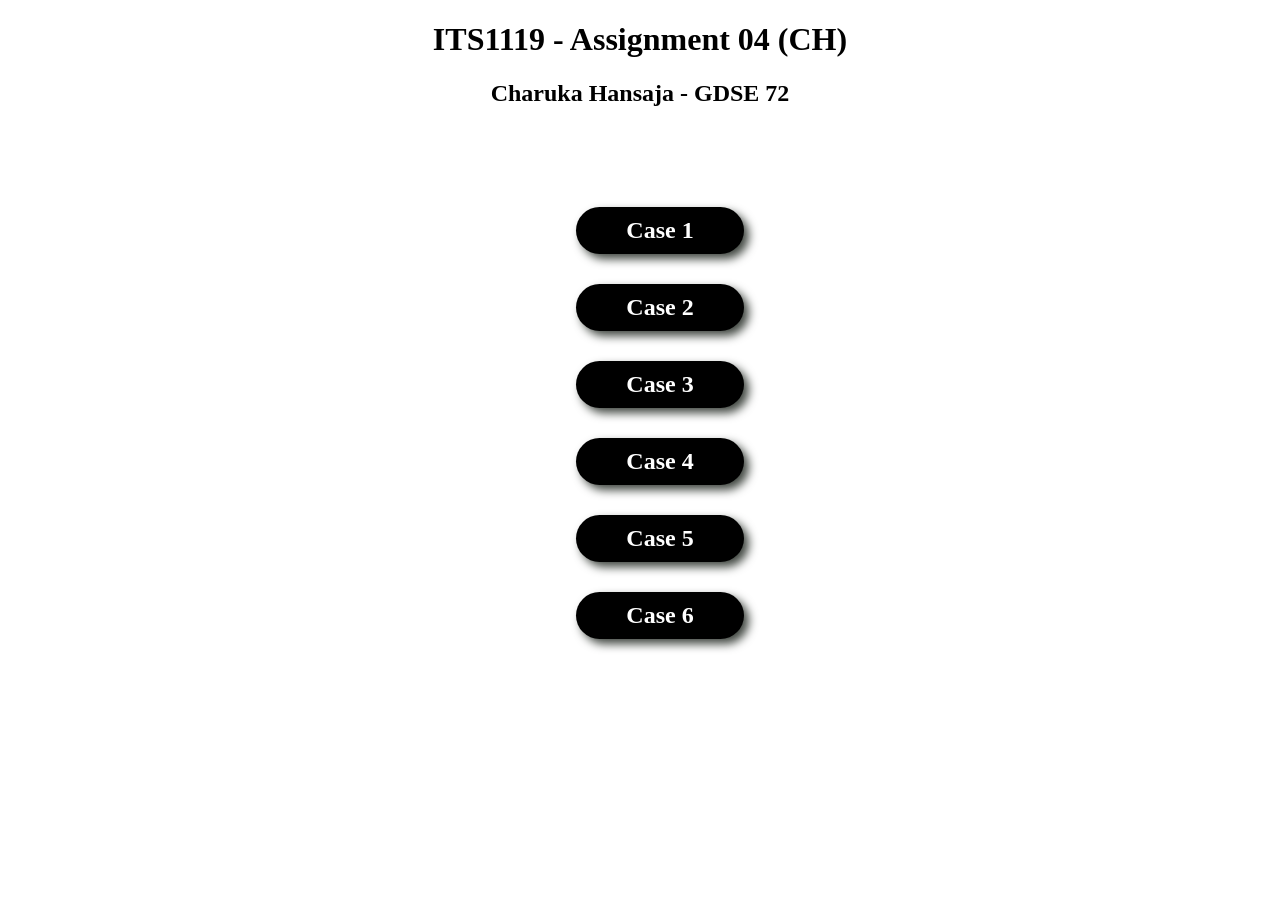
<file: index.html>
<!DOCTYPE html>
<html lang="en">
<head>
    <meta charset="UTF-8">
    <meta name="viewport" content="width=device-width, initial-scale=1.0">
    <title>CSS Assignment 4</title>
    <link rel="stylesheet" href="/css/index.css">

</head>
<body>
    
    <h1>ITS1119 - Assignment 04 (CH)</h1>
    <h2>Charuka Hansaja - GDSE 72</h2>

    <ol>
        <li>
            <a href="/case-pages/case1.html">Case 1</a>
        </li>
        <li>
            <a href="/case-pages/case2.html">Case 2</a>
        </li>
        <li>
            <a href="/case-pages/case3.html">Case 3</a>
        </li>
        <li>
            <a href="/case-pages/case4.html">Case 4</a>
        </li>
        <li>
            <a href="/case-pages/case5.html">Case 5</a>
        </li>
        <li>
            <a href="/case-pages/case6.html">Case 6</a>
        </li>
    </ol>

    

</body>
</html>
</file>
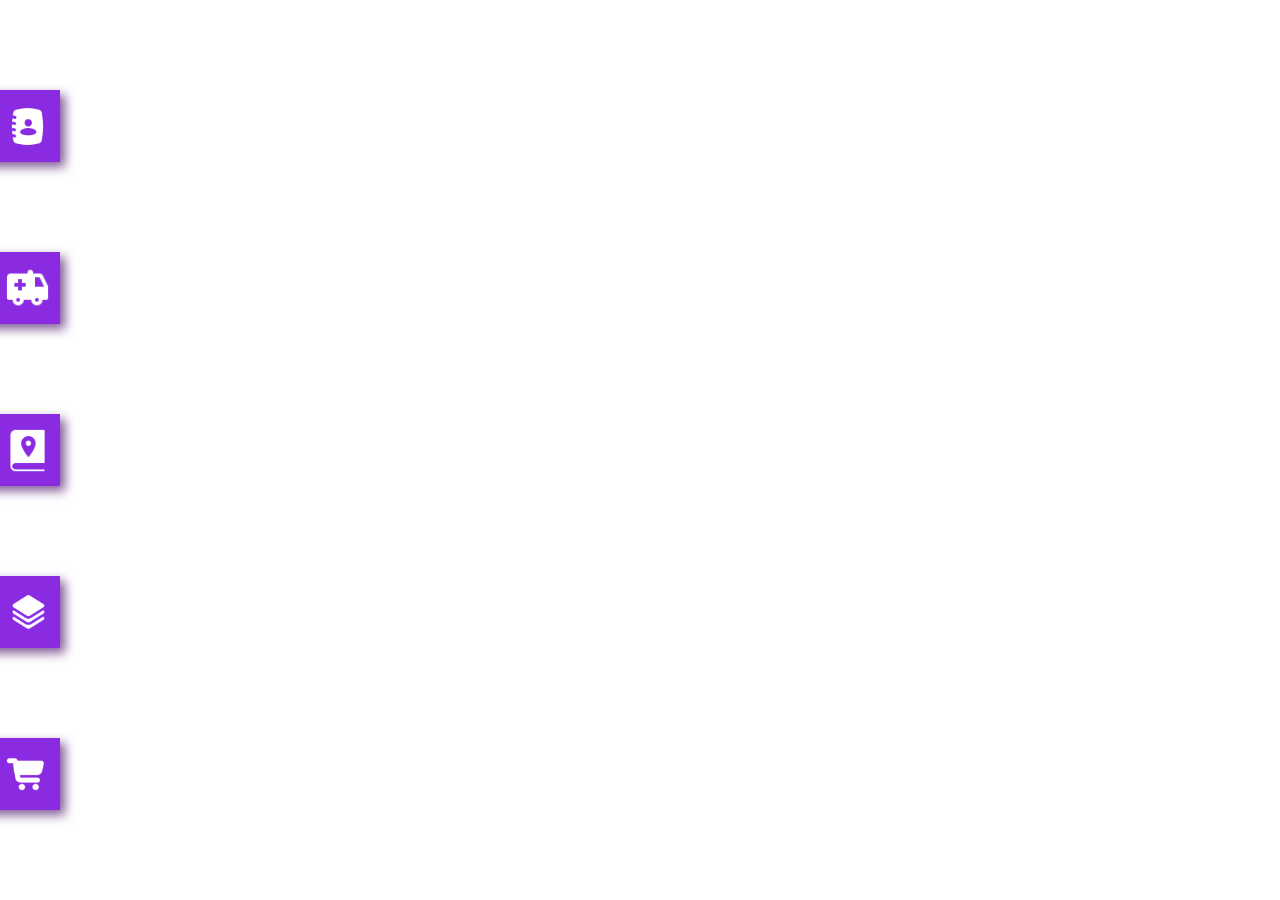
<file: case-pages/case1.html>
<!DOCTYPE html>
<html lang="en">
<head>
    <meta charset="UTF-8">
    <meta name="viewport" content="width=device-width, initial-scale=1.0">
    <title>Document</title>
    <link rel="stylesheet" href="/css/case-1.css">

</head>
<body>

    <div class="side-menu-panel">
        <div class="side-menu-bar bar-1">
            <span class="text">Menu One</span>
            <img class="menu-image" src="/assets/images/case-1/icons8-phone-book-128.png" alt="menu image">
        </div>

        <div class="side-menu-bar bar-2">
            <span class="text">Menu Two</span>
            <img class="menu-image" src="/assets/images/case-1/icons8-ambulance-96.png" alt="menu image">
        </div>
    
        <div class="side-menu-bar bar-3">
            <span class="text">Menu Three</span>
            <img class="menu-image" src="/assets/images/case-1/icons8-city-guide-100.png" alt="menu image">
        </div>
    
        <div class="side-menu-bar bar-4">
            <span class="text">Menu Four</span>
            <img class="menu-image" src="/assets/images/case-1/icons8-layers-64.png" alt="menu image">
        </div>
    
        <div class="side-menu-bar bar-5">
            <span class="text">Menu Five</span>
            <img class="menu-image" src="/assets/images/case-1/icons8-cart-64.png" alt="menu image">
        </div>
    </div>
    


</body>
</html>
</file>
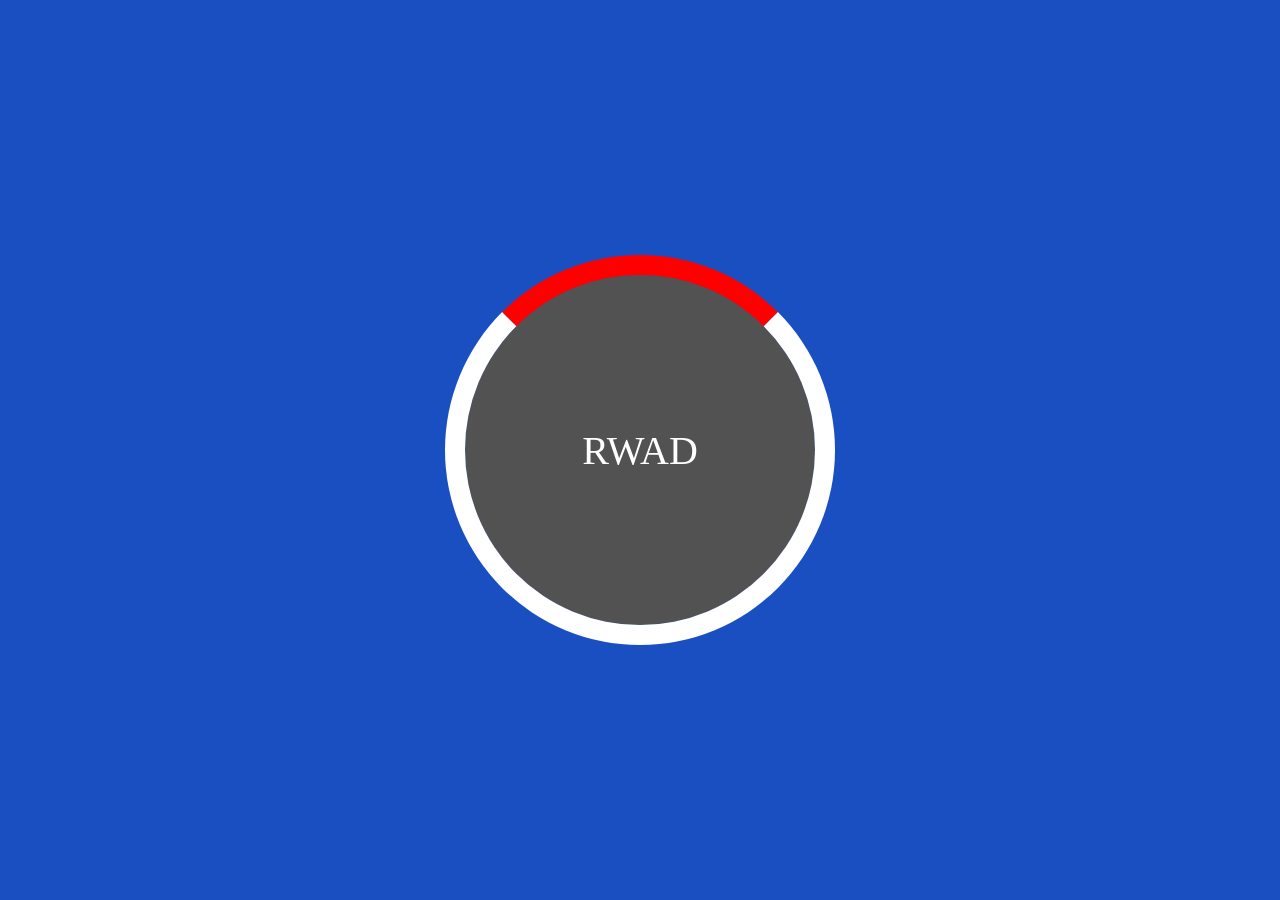
<file: case-pages/case2.html>
<!DOCTYPE html>
<html lang="en">
<head>
    <meta charset="UTF-8">
    <meta name="viewport" content="width=device-width, initial-scale=1.0">
    <title>Document</title>
    <link rel="stylesheet" href="/css/case-2.css">

</head>
<body>
    
    <div class="center-little-circle">
        <div class="center-large-circle"></div>
        <span class="text">RWAD</span>
    </div>
     
</body>
</html>
</file>
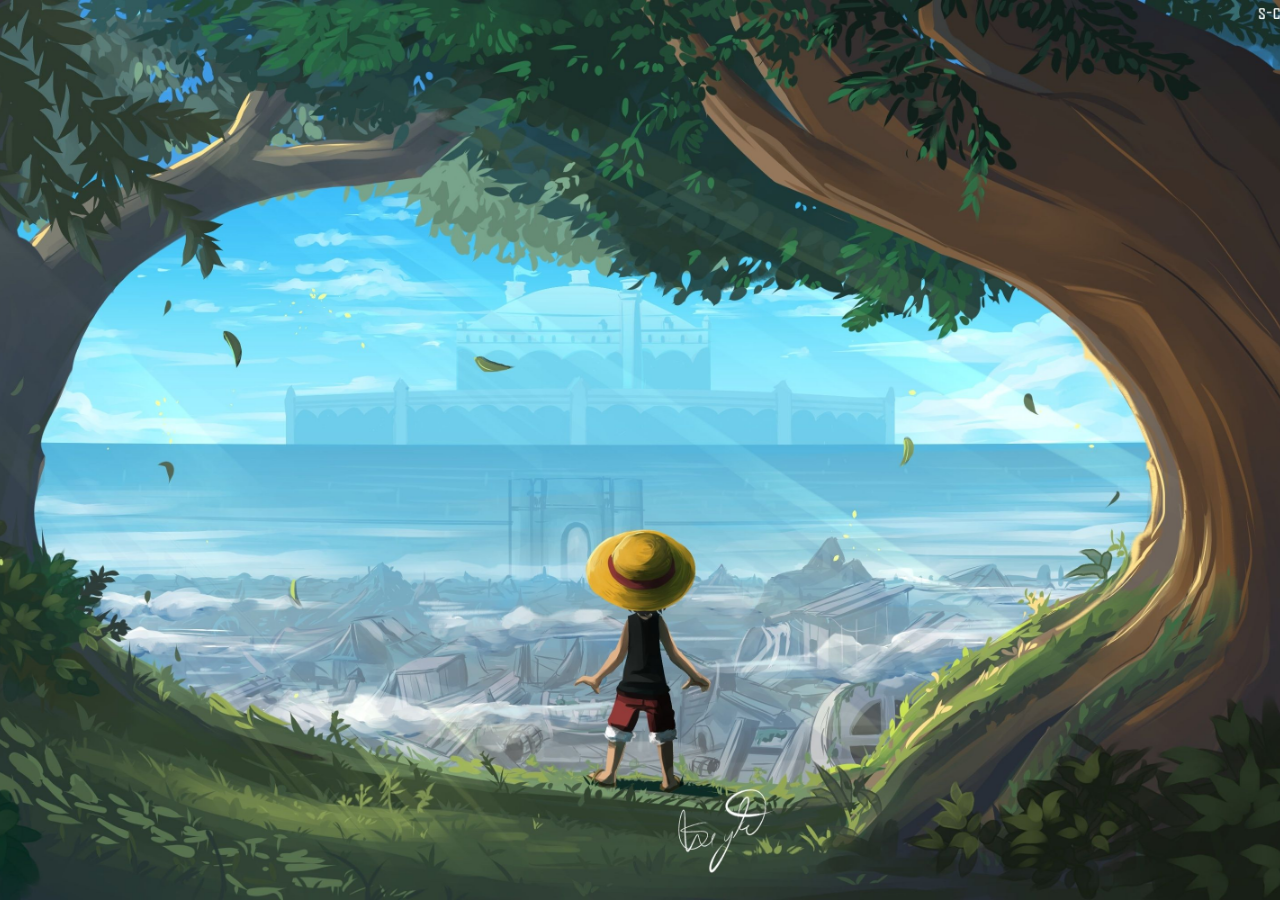
<file: case-pages/case5.html>
<!DOCTYPE html>
<html lang="en">
<head>
    <meta charset="UTF-8">
    <meta name="viewport" content="width=device-width, initial-scale=1.0">
    <title>Document</title>
    <link rel="stylesheet" href="/css/case-5.css">
    
</head>
<body>
    
    <div class="slide-container">
        <div class="image-slide">
            <img class="slide-image" src="/assets/images/case-5/1471797.jpg" alt="slide-image">
        </div>
        <div class="image-slide">
            <img class="slide-image" src="/assets/images/case-5/180674.jpg" alt="slide-image">
        </div>
        <div class="image-slide">
            <img class="slide-image" src="/assets/images/case-5/20566366.jpg" alt="slide-image">
        </div>
        <div class="image-slide">
            <img class="slide-image" src="/assets/images/case-5/wallpaperflare.com_wallpaper5.jpg" alt="slide-image">
        </div>
        <div class="image-slide">
            <img class="slide-image" src="/assets/images/case-5/630878.jpg" alt="slide-image">
        </div>
        <div class="image-slide">
            <img class="slide-image" src="/assets/images/case-5/wallpaperflare.com_wallpaper14.jpg" alt="slide-image">
        </div>
    </div>
    

</body>
</html>
</file>
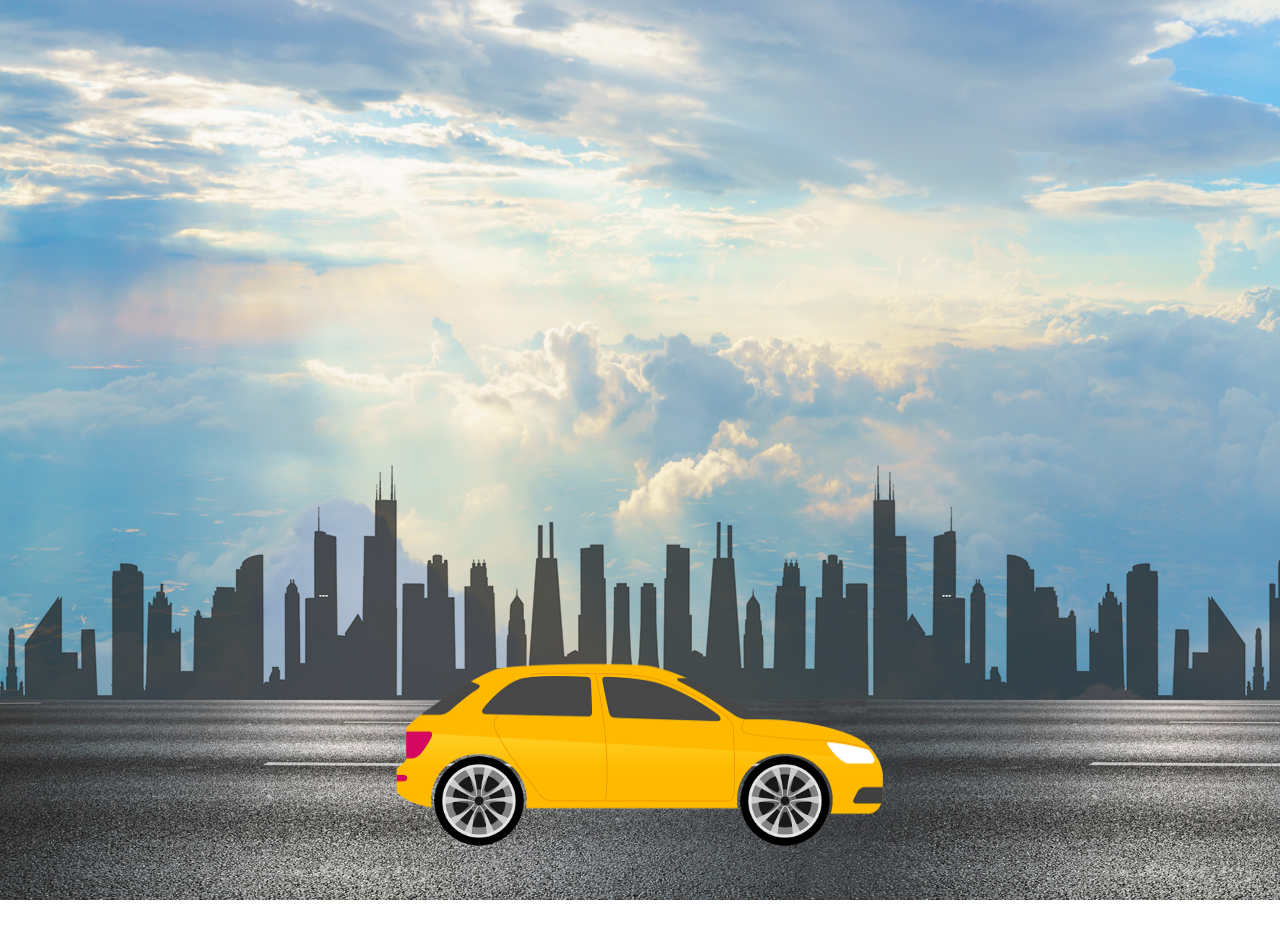
<file: case-pages/case6.html>
<!DOCTYPE html>
<html lang="en">
<head>
    <meta charset="UTF-8">
    <meta name="viewport" content="width=device-width, initial-scale=1.0">
    <title>Document</title>
    <link rel="stylesheet" href="/css/case-6.css"> 

</head>
<body>
    <img id="sky-img" src="/assets/images/case-6/sky.jpg" alt="sky">
    

    <div class="road-slide">
        <div class="road">
            <img id="road-img" src="/assets/images/case-6/road.jpg" alt="road">
            <img id="road-img" src="/assets/images/case-6/road.jpg" alt="road">
            <img id="road-img" src="/assets/images/case-6/road.jpg" alt="road">
        </div>
    </div>
    <div class="city-slide">
        <div class="city">
            <img id="city-img" src="/assets/images/case-6/city.png" alt="city">
            <img id="city-img" src="/assets/images/case-6/city.png" alt="city">
            <img id="city-img" src="/assets/images/case-6/city.png" alt="city">
        </div>
    </div>
    
    <div class="car">
        <img id="car-img" src="/assets/images/case-6/car.png" alt="car">
        <img class="wheel" id="wheel-front-img" src="/assets/images/case-6/wheel.png" alt="wheel">
        <img class="wheel" id="wheel-rear-img" src="/assets/images/case-6/wheel.png" alt="wheel">
    </div>
    
    
    
    
    
</body>
</html>
</file>
<file: css/index.css>
h1{
    text-align: center;
}
h2{
    text-align: center;
}

ol{
    margin-top: 100px;
    text-align: center;
    list-style: none;
}

ol > li{
    margin: 30px;
    font-size: 1.5rem;
    font-weight: bold;

}

ol > li > a {
    display: inline-block; /* we have to use this to increase scale */
    font-size: 1.5rem;
    font-weight: bold;
    background-color: black;
    box-shadow: 5px 5px 10px rgb(65, 71, 65);
    padding: 10px 50px;
    border-radius: 30px;
    color: white;
    text-decoration: none;
    transition: transform 0.3s ease-in-out, font-weight 0.3s ease-in-out, background-color 0.3s ease-in-out, color 0.3s ease-in-out;
}

ol > li > a:hover {
    background-color: white;
    color: black;
    box-shadow: 5px 5px 10px green;
    transform: scale(1.2); 
    font-weight: 900;
}
</file>
<file: css/case-1.css>
body {
    margin: 0;
}
.side-menu-panel{
    position: fixed;
    width: auto;
    height: 100vh;
    display: flex;
    flex-direction: column;
    justify-content: center;
    gap: 10vh;
}

.side-menu-bar{
    /* border: 1px solid black; */
    height: 8vh;
    width: 310px;
    background-color: blueviolet;
    box-shadow: 5px 5px 10px rgb(129, 89, 150);
    position: relative;

    display: flex;
    justify-content: space-between;
    align-items: center;

    left: -250px;

    transition: transform 0.8s ease-in-out;
}

.bar-1:hover{
    /* left: -10px; */
    transform: translateX(240px);
}
.bar-2:hover{
    /* left: -10px; */
    transform: translateX(240px);
}
.bar-3:hover{
    /* left: -10px; */
    transform: translateX(240px);
}
.bar-4:hover{
    /* left: -10px; */
    transform: translateX(240px);
}
.bar-5:hover{
    /* left: -10px; */
    transform: translateX(240px);
}

.text{
    color: white;
    margin-left: 40px;
    font-size: 1.2rem;
    font-weight: bold;
}
.menu-image{
    width: 5vh;
    height: 5vh;
    margin-right: 10px;
}
</file>
<file: css/case-2.css>
body{
    margin: 0;
    background-color: rgb(26, 79, 194);
    height: 100vh;
    width: 100vw;   
    display: flex;
    justify-content: center;
    align-items: center;
}
.center-little-circle{
    background-color: rgb(82, 82, 82);
    /* top: 50%;
    left: 50%;
    transform: translate(-50%, -50%); */
    /* i can't use this because then it rotates around not its center but the cantainers center */
    position: absolute;
    height: 350px;
    width: 350px;
    border-radius: 50%;
    display: flex;
    justify-content: center;
    align-items: center; 
}
.text{
    color: white;
    font-size: 2.5rem;
}

.center-large-circle{
    position: absolute;
    height: 350px;
    width: 350px;
    border-radius: 50%;
    border: 20px solid white;
    border-top-color: red;

    
    transition: rotate 1s;
}

/* .center-little-circle:hover .center-large-circle{
    rotate: 360deg;      
} */

.center-little-circle:hover .center-large-circle {
    /* animation-name: rotateOnce;
    animation-duration: 1s;
    animation-timing-function: ease-in-out;
    animation-fill-mode: forwards; */

    /* forwards property ensures the animation stops at 360deg instead of resetting. */
    
    animation: rotateOnce 1s ease-in-out forwards; 
    cursor: pointer;
}

@keyframes rotateOnce {
    0% {
        rotate: 0deg;
    }
    100% {
        rotate: 360deg;
    }
}
</file>
<file: css/case-5.css>
body{
    margin: 0;
    padding: 0;
    overflow-y: hidden;
    overflow-x: hidden;
}
.slide-container{
    display: flex;
    flex-direction: row;
    height: 100vh;
    width: 600vw;

    animation-name: scroll-to-side;
    animation-duration: 24s;
    animation-timing-function: ease-in-out;
    animation-iteration-count: infinite;

}

.image-slide{
    padding: 0;
    margin: 0;
}
.slide-image{
    width: 100vw;
    height: 100vh;
    object-fit: cover;
    padding: 0;
    margin: 0;
}

@keyframes scroll-to-side {
    0%, 5% {
         transform: translateX(-500vw); 
    }
    10%, 15% {
         transform: translateX(-400vw); 
    }
    20%, 25% {
         transform: translateX(-300vw); 
    }
    30%, 35% {
         transform: translateX(-200vw); 
    }
    40%, 45% {
         transform: translateX(-100vw); 
    }
    50%, 55% {
         transform: translateX(0vw); 
    }
    60%, 65% {
         transform: translateX(-100vw); 
    } 
    70%, 75% {
         transform: translateX(-200vw); 
    }
    80%, 85% {
         transform: translateX(-300vw); 
    }
    90%, 95% {
         transform: translateX(-400vw); 
    }
    100% {
         transform: translateX(-500vw); 
    }
    
}
</file>
<file: css/case-6.css>
body {
    margin: 0;
    padding: 0;
    overflow-x: hidden;
    overflow-y: hidden;
}
.car{
    position: absolute;
    height: 200px;
    width: 500px;
    bottom: -50px;
    left: 50%;
    transform: translate(-50%, -50%);     
}
#car-img{
    height: 100%;
    width: 100%;

    animation: car-bump 2s linear infinite;
}
.wheel{
    position: relative;
    height: 90px;
    width: 90px;
    top: -98px;

    animation-name: wheel-spin;
    animation-duration: 10s;
    animation-timing-function: ease-in-out; /* if we use ease in out it has a start and a end / if we use linear it has no start and no end */
    animation-iteration-count: infinite;
    animation-delay: 1s;
}
#wheel-front-img{
    left: 350px;      
}
#wheel-rear-img{
    left: -50px;
}

.road{
    width: 100%;
    height: 200px;
    position: absolute;
    bottom: 0;   
    display: flex;

    animation: city 10s ease-in-out infinite;
    animation-delay: 1s;
}
.city{
    width: 100%;
    height: 250px;
    position: absolute;
    bottom: 200px;
    display: flex;

    animation: city 10s ease-in-out infinite;
    animation-delay: 1s;
}

#sky-img{
    position: absolute;
    height: 100vh;
    width: 100%;
}

@keyframes car-bump {
    0% {
         transform: translateY(2px); 

    }
    50% {
         transform: translateY(-2px); 

    }
    100% {
         transform: translateY(2px); 

    }
}

@keyframes city { 
    100% {
         transform: translateX(-100vw); 

    } 
}

@keyframes road {
    100% {
         transform: translateX(-200vw); 

    } 
}

@keyframes wheel-spin {
    0% {
         transform: rotate(0deg); 

    }  
    100% {
         transform: rotate(1440deg); 

    } 
}
</file>
